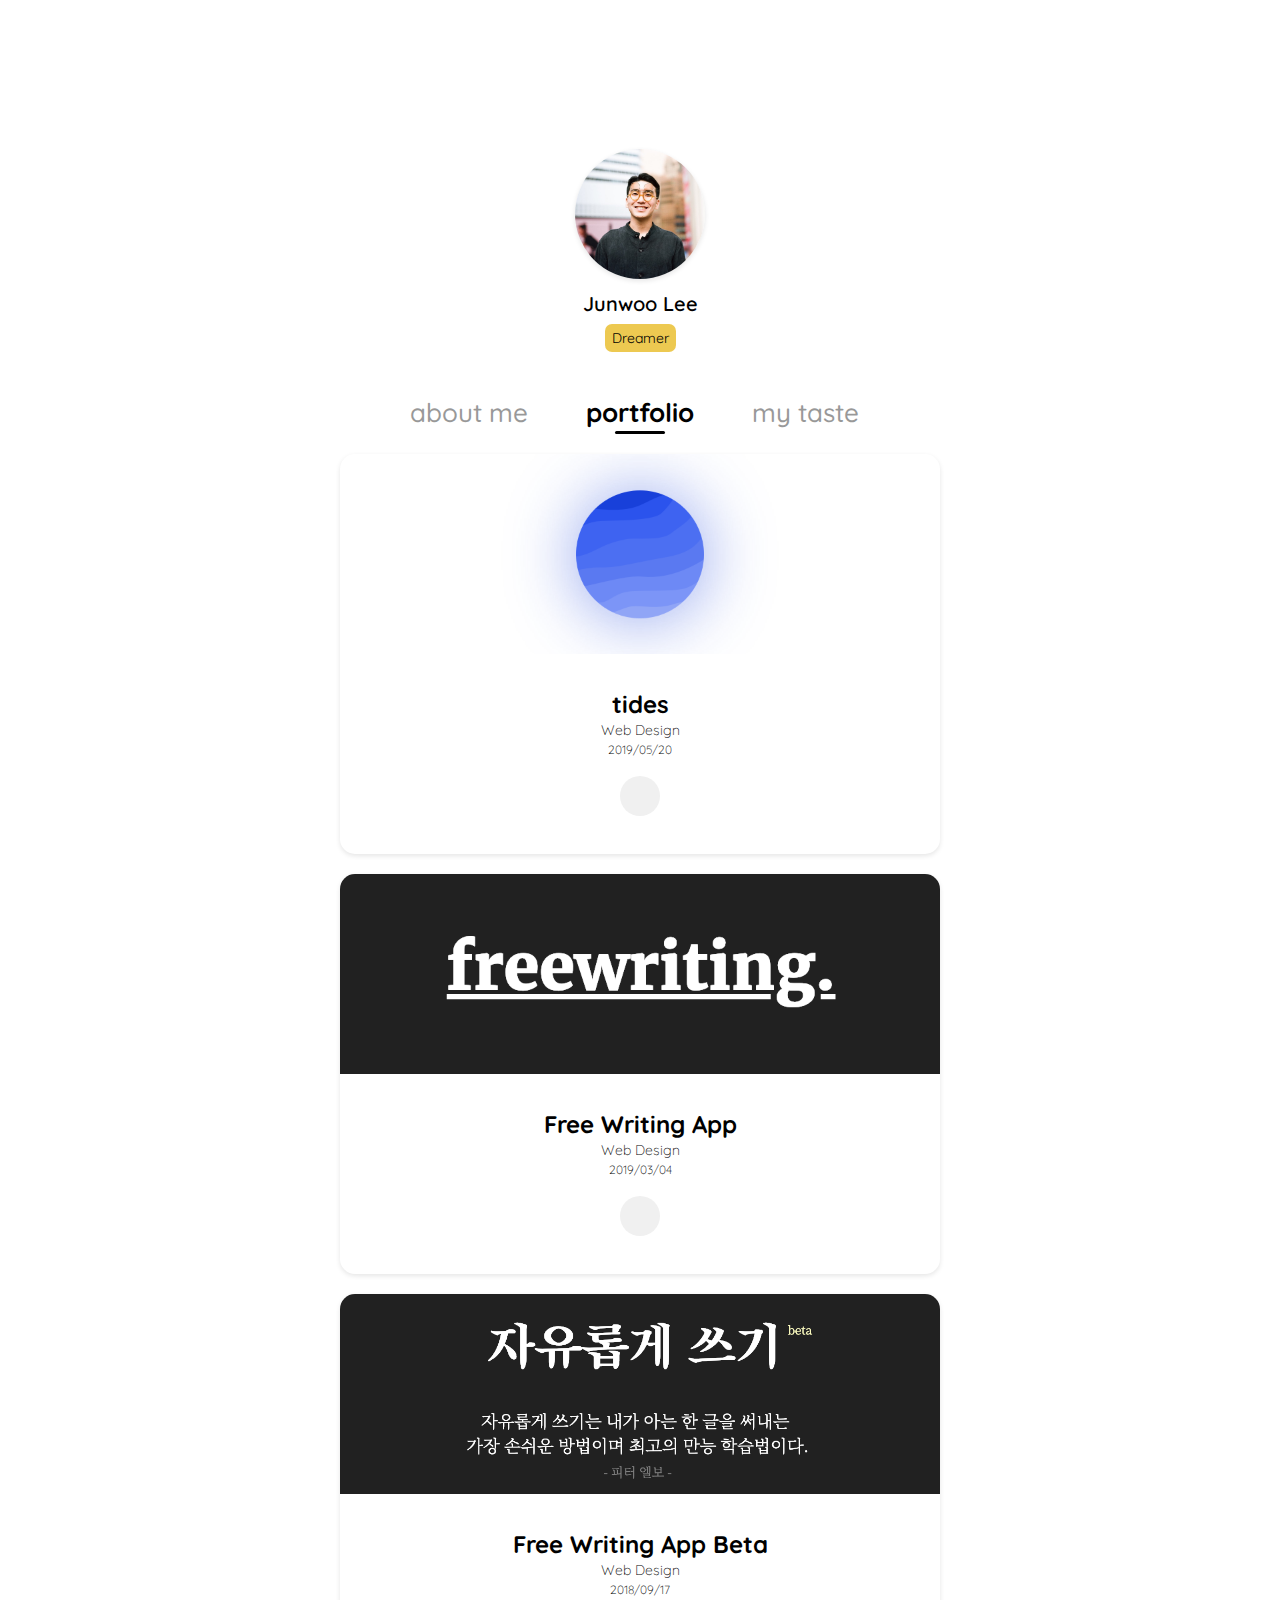
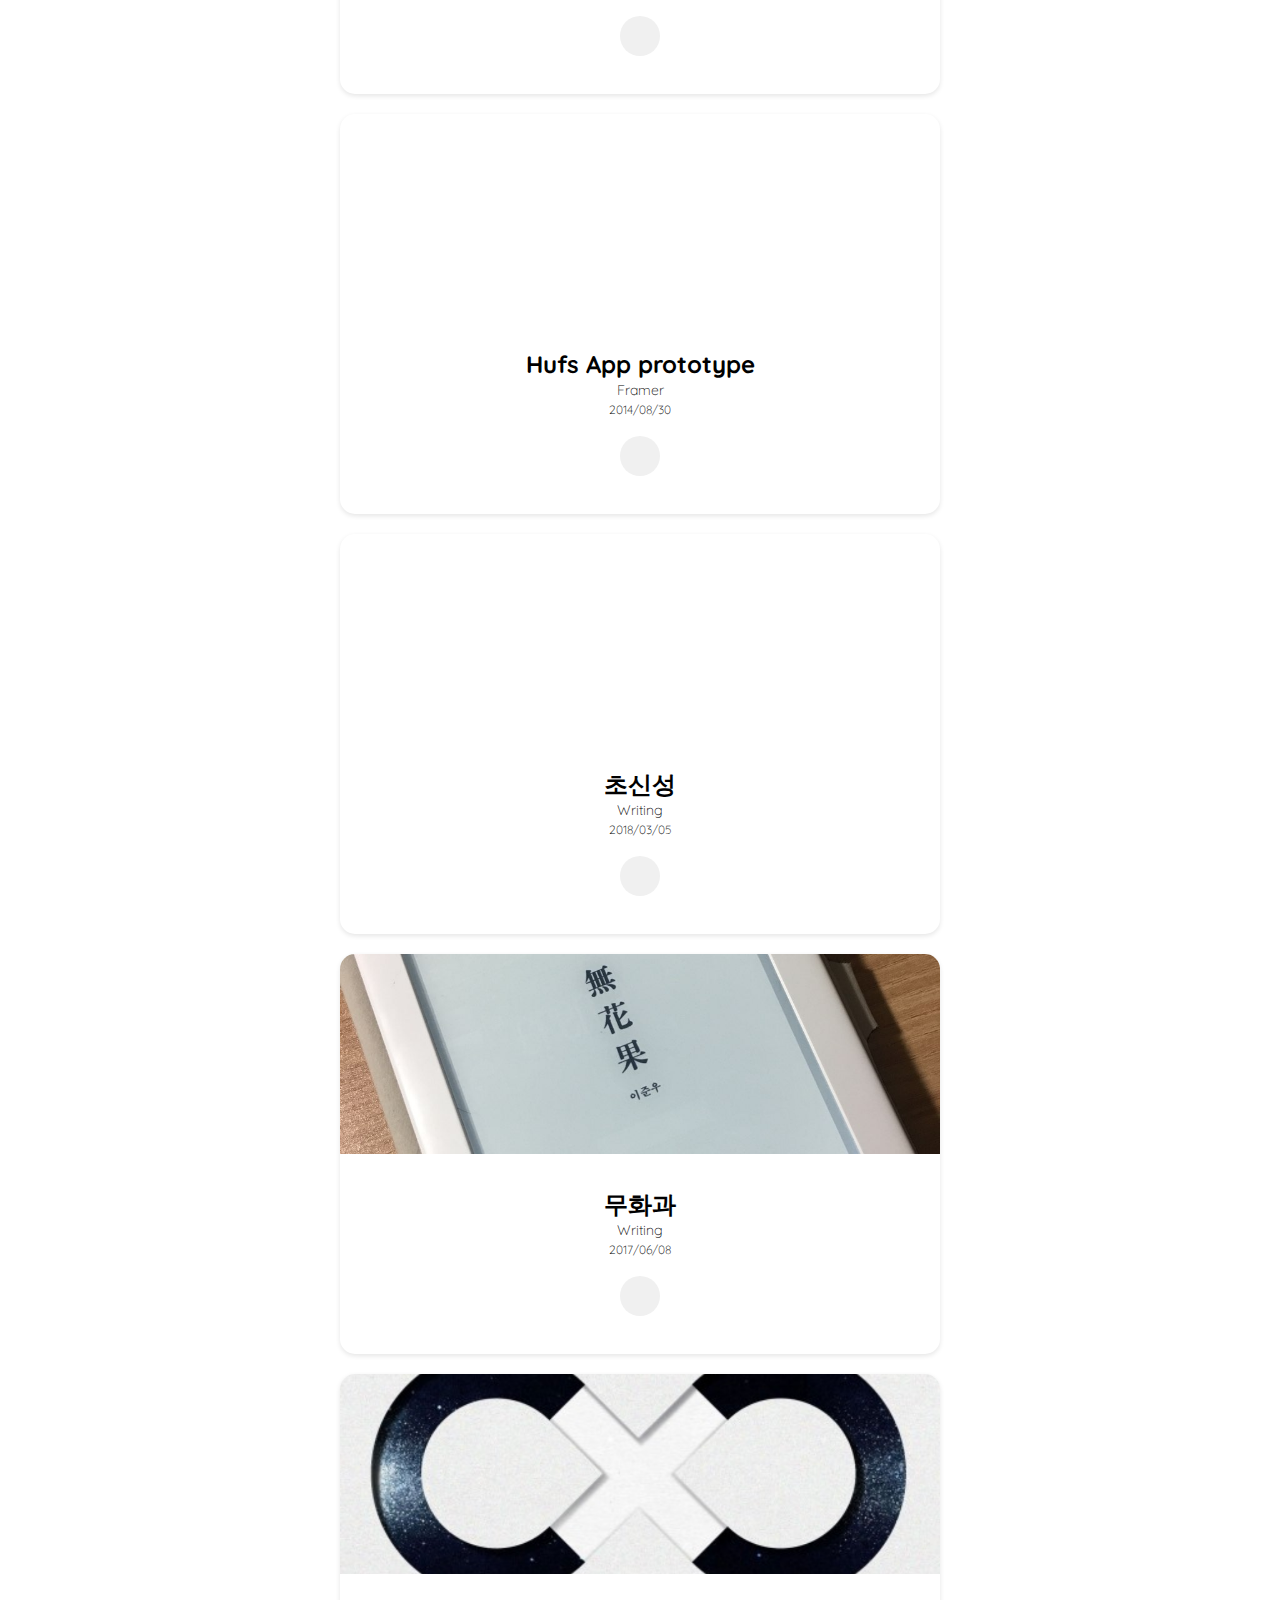
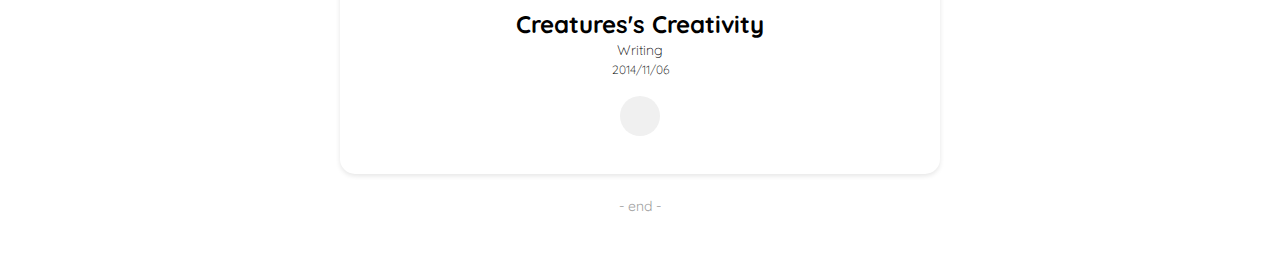
<file: index.html>
<!DOCTYPE html> <!DOCTYPE html>
<html lang="en">
  <head>
    <meta charset="UTF-8" />
    <meta name="viewport" content="width=device-width, initial-scale=1.0" />
    <meta http-equiv="X-UA-Compatible" content="ie=edge" />
    <link
      rel="stylesheet"
      href="https://use.fontawesome.com/releases/v5.7.2/css/all.css"
      integrity="sha384-fnmOCqbTlWIlj8LyTjo7mOUStjsKC4pOpQbqyi7RrhN7udi9RwhKkMHpvLbHG9Sr"
      crossorigin="anonymous"
    />
    <title>Junwoo Lee</title>
    <link rel="stylesheet" href="css/style.css" />
    <link rel="icon" type="image/png" href="images/favicon.png" />
    <script>
      function fetchPage(name) {
        fetch(name).then(function(response) {
          response.text().then(function(text) {
            document.querySelector("#contents").innerHTML = text;
          });
        });
      }
      if (location.hash) {
        fetchPage(location.hash.substr(2));
      } else {
        fetchPage("0");
      }
    </script>
  </head>
  <body>
    <div class="box" id="contents"></div>
  </body>
</html>
</file>
<file: css/style.css>
@import url("https://fonts.googleapis.com/css?family=Nunito:300,400,600");
@import url("https://fonts.googleapis.com/css?family=Quicksand:300,400,500,700");
@import url("https://fonts.googleapis.com/css?family=Palanquin+Dark:400,500,600,700");

@import "reset.css";
@import "globals.css";
@import "top.css";
@import "cards.css";
@import "aboutme.css";
@import "favorite.css";
</file>
